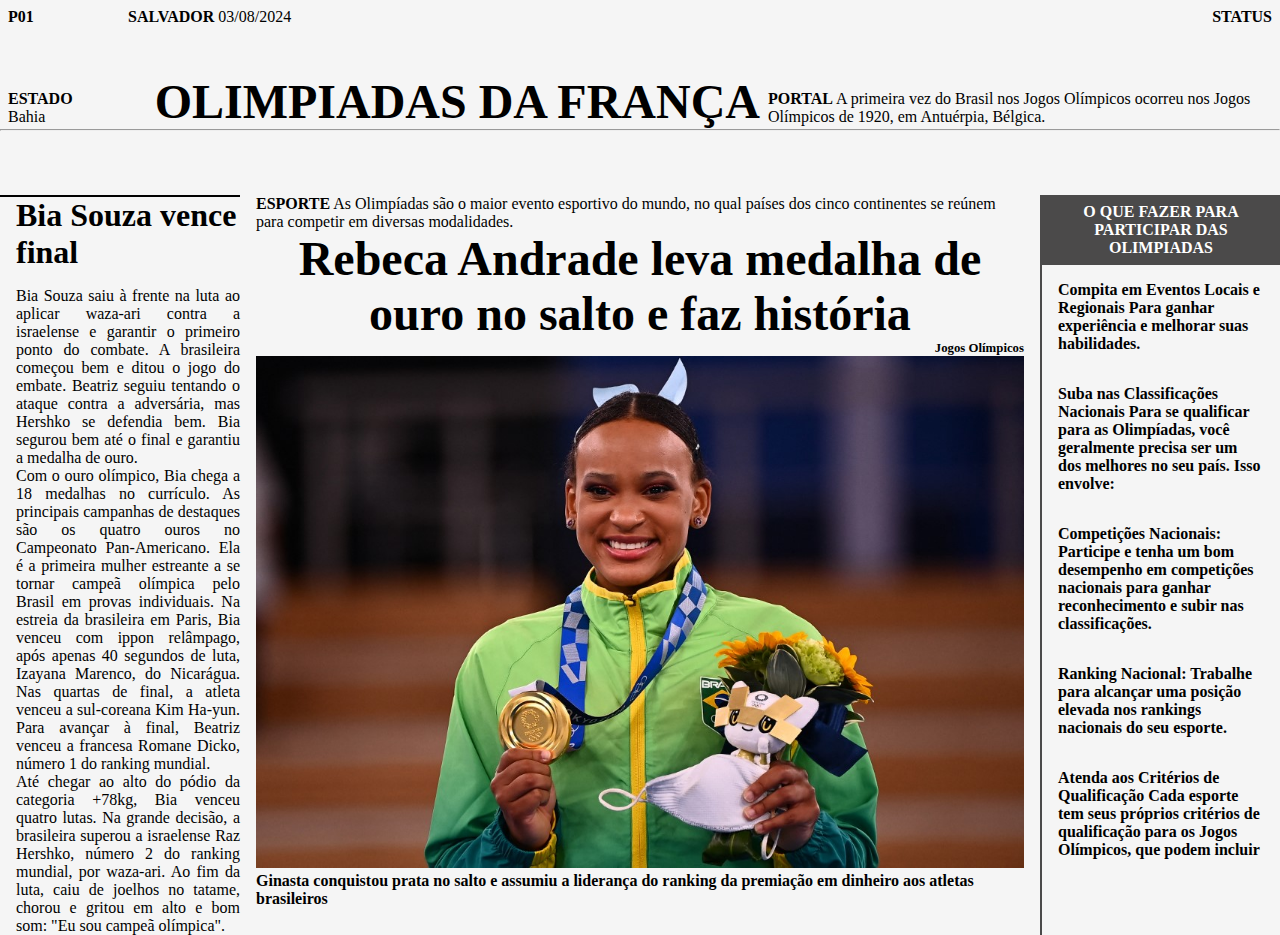
<file: one/index.html>
<!DOCTYPE html>
<html lang="en">
<head>
    <meta charset="UTF-8">
    <link rel="stylesheet" href="./css/style.css">
    <meta name="viewport" content="width=device-width, initial-scale=1.0">
    <title>Jonal do Bem</title>
</head>
<body>
    <header class="header">
        <div class="header-one"><strong>P01</strong></div>
        <div class="header-two"><strong>SALVADOR</strong> <span>03/08/2024</span></div>
        <div class="header-three"><strong>STATUS</strong></div>
        <div class="header-four">
            <p>
                <strong>ESTADO</strong>
            </p>
            <p>
                Bahia
            </p>
        </div>
        <div class="header-five"><h1>OLIMPIADAS DA FRANÇA</h1></div>
        <div class="header-six">
            <p>
                <strong>PORTAL</strong>
                A primeira vez do Brasil nos Jogos Olímpicos ocorreu nos Jogos Olímpicos de 1920, em Antuérpia, Bélgica.
            </p>
        </div>
    </header>
    <hr>

    <div class="container">
        <article class="article-one">
            <hr>
            <h2>Bia Souza vence final</h2>
            <p>
                Bia Souza saiu à frente na luta ao aplicar waza-ari contra a israelense e garantir o primeiro ponto do combate. A brasileira começou bem e ditou o jogo do embate. Beatriz seguiu tentando o ataque contra a adversária, mas Hershko se defendia bem. Bia segurou bem até o final e garantiu a medalha de ouro.
                
            </p>
            <p>
                Com o ouro olímpico, Bia chega a 18 medalhas no currículo. As principais campanhas de destaques são os quatro ouros no Campeonato Pan-Americano. Ela é a primeira mulher estreante a se tornar campeã olímpica pelo Brasil em provas individuais.
                Na estreia da brasileira em Paris, Bia venceu com ippon relâmpago, após apenas 40 segundos de luta, Izayana Marenco, do Nicarágua. Nas quartas de final, a atleta venceu a sul-coreana Kim Ha-yun. Para avançar à final, Beatriz venceu a francesa Romane Dicko, número 1 do ranking mundial.
            </p>
            <p>
                Até chegar ao alto do pódio da categoria +78kg, Bia venceu quatro lutas. Na grande decisão, a brasileira superou a israelense Raz Hershko, número 2 do ranking mundial, por waza-ari. Ao fim da luta, caiu de joelhos no tatame, chorou e gritou em alto e bom som: "Eu sou campeã olímpica".
            </p>
            
        </article>

        <article class="article-two">
            <div>
                <p>
                    <strong>ESPORTE</strong>
                    As Olimpíadas são o maior evento esportivo do mundo, no qual países dos cinco continentes se reúnem para competir em diversas modalidades.
                </p>
                <h2>Rebeca Andrade leva medalha de ouro no salto e faz história</h2>
                <div class="article-two-img">
                    <p><strong>Jogos Olímpicos</strong></p>
                    <figure>
                        <img class="img-rebeca" src="./img/rebeca.jpg" alt="">
                            <figcaption>
                                <strong>
                                    Ginasta conquistou prata no salto e assumiu a liderança do ranking da premiação em dinheiro aos atletas brasileiros
                                </strong>
                        </figcaption>
                    </figure>
                    
                </div>
            </div>
            
        </article>
        <article class="article-three">
            <h3>O QUE FAZER PARA PARTICIPAR DAS OLIMPIADAS</h3>
            <P>
                Compita em Eventos Locais e Regionais Para ganhar experiência e melhorar suas habilidades.
            </P>
            <p>
                Suba nas Classificações Nacionais
                Para se qualificar para as Olimpíadas, você geralmente precisa ser um dos melhores no seu país. Isso envolve:
            </p>
            <p>
                Competições Nacionais: Participe e tenha um bom desempenho em competições nacionais para ganhar reconhecimento e subir nas classificações.
            </p>
            <p>
                Ranking Nacional: Trabalhe para alcançar uma posição elevada nos rankings nacionais do seu esporte.
            </p>
            <p>
                Atenda aos Critérios de Qualificação
                Cada esporte tem seus próprios critérios de qualificação para os Jogos Olímpicos, que podem incluir
            </p>
        </article>
    </div>



</body>
</html>
</file>
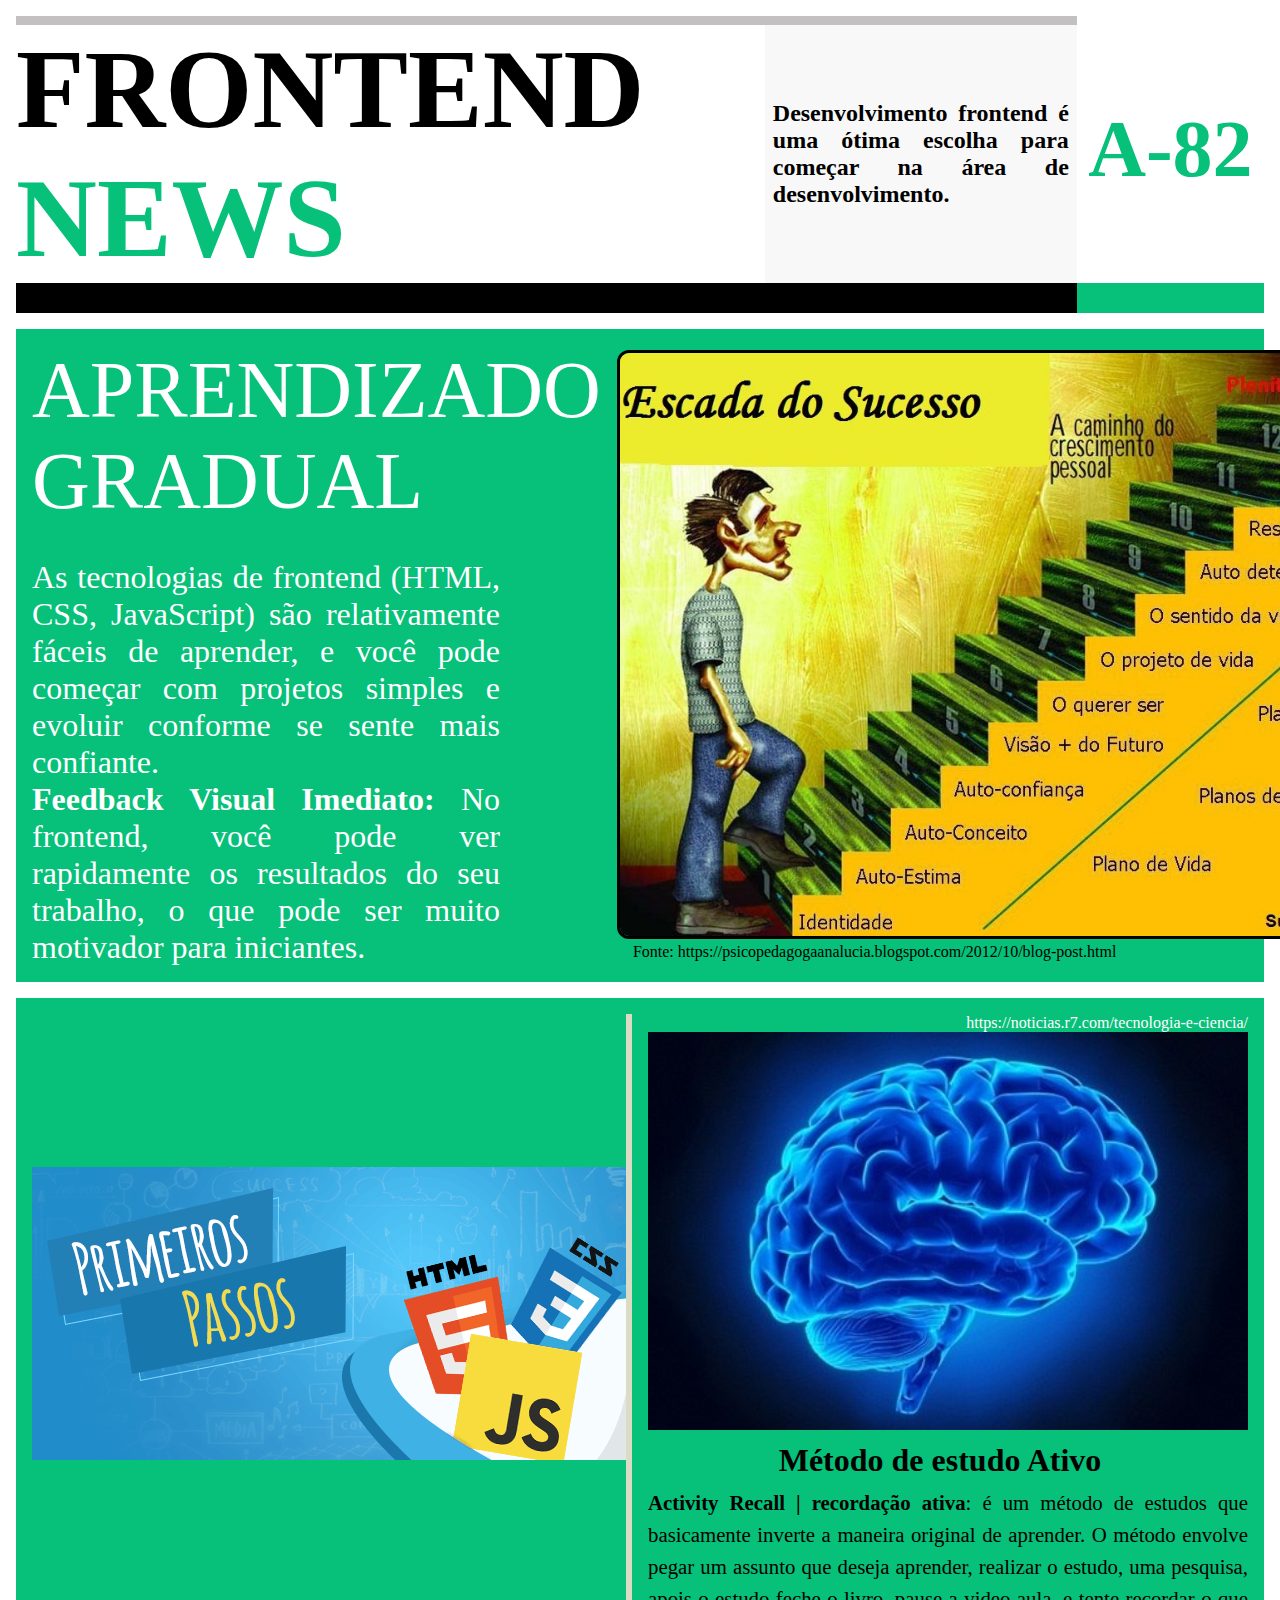
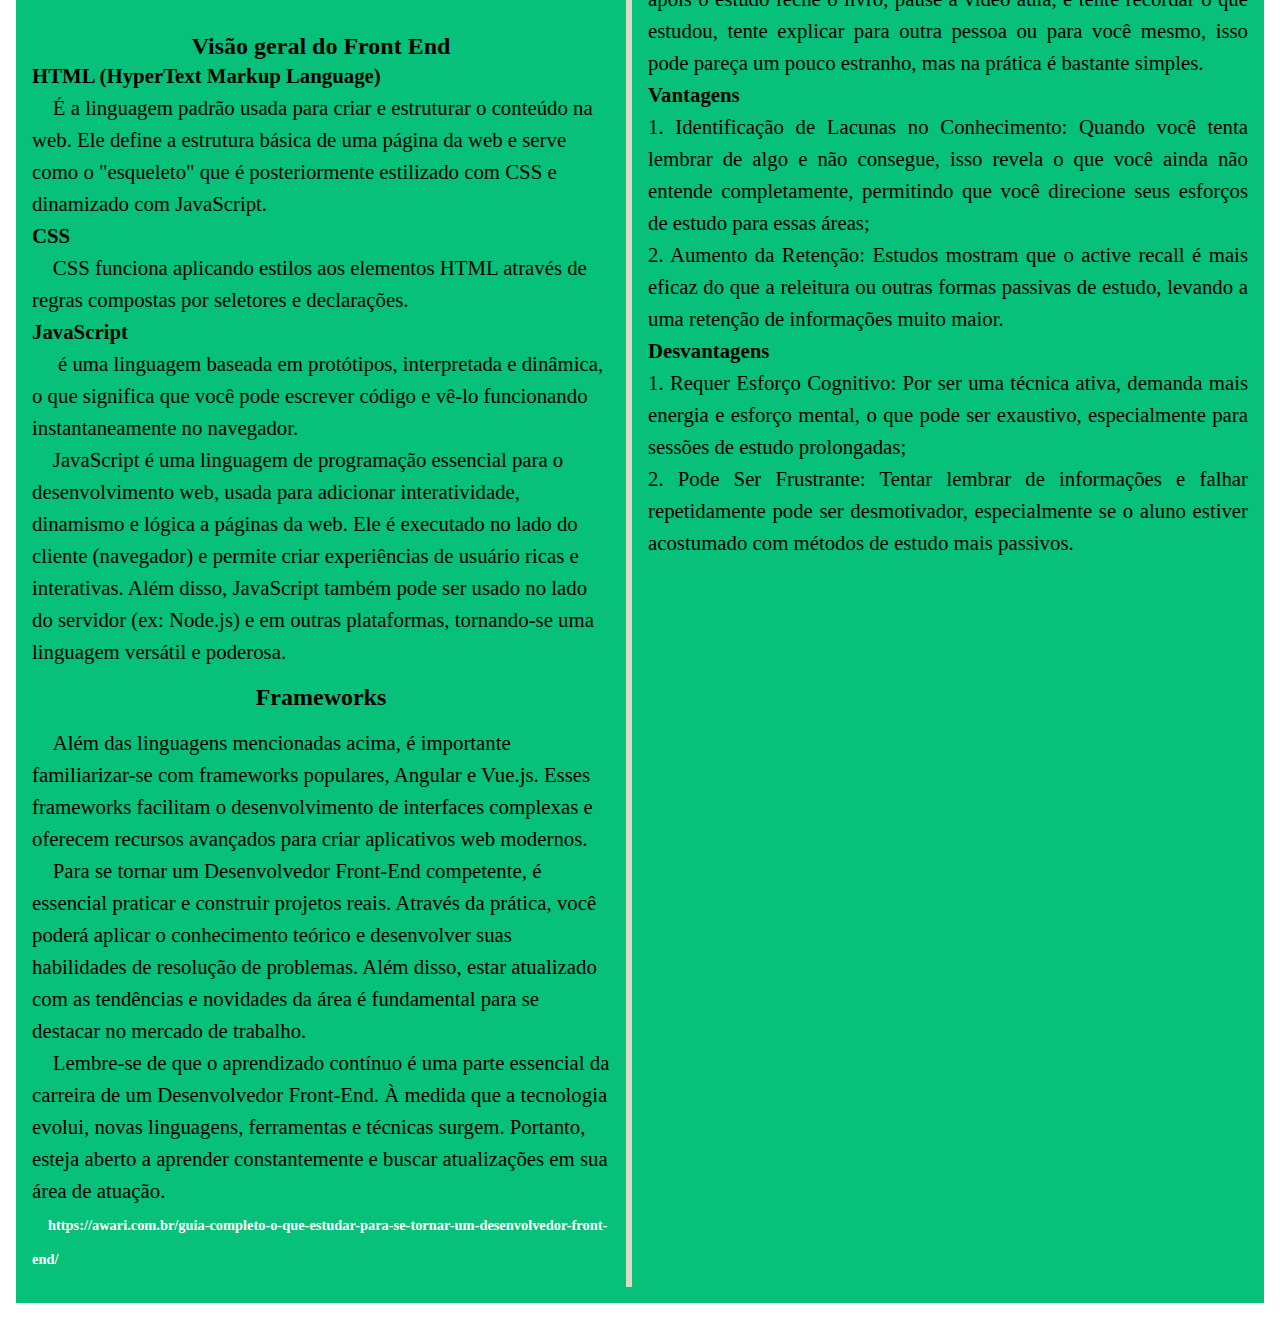
<file: three/index.html>
<!DOCTYPE html>
<html lang="en">

<head>
    <meta charset="UTF-8">
    <meta name="viewport" content="width=device-width, initial-scale=1.0">
    <link rel="stylesheet" href="./css/styles.css">
    <title>ACTIVE-82</title>
</head>

<body>
    <header class="header">
        <div class="divOne">
            <p>FRONTEND <span>NEWS</span></p>

        </div>
        <div class="divTwo">
            <p>
                Desenvolvimento frontend é uma ótima escolha para começar na área de desenvolvimento.
            </p>
        </div>
        <div class="divThree">
            <p>A-82</p>
        </div>
    </header>

    <section>
        <div class="sectionDivOne">
            <p>APRENDIZADO</p>
            <p>GRADUAL</p>
        </div>
        <div class="sectionDivTwo">
            <figure>
                <img src="./img/escada_do_sucesso.jpg" alt="">
                <figcaption>
                    Fonte: https://psicopedagogaanalucia.blogspot.com/2012/10/blog-post.html

                </figcaption>
            </figure>
        </div>
        <div class="sectionDivThree">
            <p>
                As tecnologias de frontend (HTML, CSS, JavaScript) são relativamente fáceis de aprender, e você pode
                começar com projetos simples e evoluir conforme se sente mais confiante.
            </p>
            <P>
                <strong>Feedback Visual Imediato:</strong> No frontend, você pode ver rapidamente os resultados do seu
                trabalho, o que pode ser muito motivador para iniciantes.
            </P>
        </div>
    </section>

    <article class="sectionNews">
        <div class="sectionNews-1">
            <div>
                <img src="./img/primeiros-passos.png" alt="">
            </div>
            <div>
                <h1>Desenvolvimento frontend é uma ótima escolha para começar na área de desenvolvimento.</h1>
            </div>
        </div>

        <div class="sectionNews-2">
            <figure>
                <figcaption>
                    https://noticias.r7.com/tecnologia-e-ciencia/
                </figcaption>
                <img src="./img/activity-recall.jpg" alt="">
            </figure>
            <div>
                <p>
                    <h2>Método de estudo Ativo</h2>
                </p>
                <p>
                    <strong>Activity Recall | recordação ativa</strong>: é um método de estudos que basicamente inverte a maneira original de aprender. O método envolve pegar um assunto que deseja aprender, realizar o estudo, uma pesquisa, apois o estudo feche o livro, pause a video aula, e tente recordar o que estudou, tente explicar para outra pessoa ou para você mesmo, isso pode pareça um pouco estranho, mas na prática é bastante simples.
                </p>
                <p>
                    
                <p>
                    <strong>Vantagens</strong>
                </p>
                <p>1. Identificação de Lacunas no Conhecimento: Quando você tenta lembrar de algo e não consegue, isso revela o que você ainda não entende completamente, permitindo que você direcione seus esforços de estudo para essas áreas;</p>
                <p>2. Aumento da Retenção: Estudos mostram que o active recall é mais eficaz do que a releitura ou outras formas passivas de estudo, levando a uma retenção de informações muito maior.</p>
                <p><strong>Desvantagens</strong></p>
                <p>1. Requer Esforço Cognitivo: Por ser uma técnica ativa, demanda mais energia e esforço mental, o que pode ser exaustivo, especialmente para sessões de estudo prolongadas;</p>
                <p>2. Pode Ser Frustrante: Tentar lembrar de informações e falhar repetidamente pode ser desmotivador, especialmente se o aluno estiver acostumado com métodos de estudo mais passivos.</p>
            </div>
        </div>

        <div class="sectionNews-3">
            <h2>Visão geral do Front End</h2>
            <p>
                <strong>HTML (HyperText Markup Language)</strong>
            </p>
            <p>
                &emsp;É a linguagem padrão usada para criar e estruturar o conteúdo na web. Ele define a estrutura
                básica de uma página da web e serve como o "esqueleto" que é posteriormente estilizado com CSS e
                dinamizado com JavaScript.
            </p>
            <p>
                <strong>CSS</strong>
            </p>
            <p>
                &emsp;CSS funciona aplicando estilos aos elementos HTML através de regras compostas por seletores e
                declarações.
            </p>
            <p>
                <strong>JavaScript</strong>
            </p>
            <p>
                &emsp; é uma linguagem baseada em protótipos, interpretada e dinâmica, o que significa que você pode
                escrever código e vê-lo funcionando instantaneamente no navegador.
            </p>
            <p>
                &emsp;JavaScript é uma linguagem de programação essencial para o desenvolvimento web, usada para
                adicionar interatividade, dinamismo e lógica a páginas da web. Ele é executado no lado do cliente
                (navegador) e permite criar experiências de usuário ricas e interativas. Além disso, JavaScript também
                pode ser usado no lado do servidor (ex: Node.js) e em outras plataformas, tornando-se uma linguagem
                versátil e poderosa.
            </p>
        </div>
        <div class="sectionNews-4">
            <h2>Frameworks</h2>
            <p>
                &emsp;Além das linguagens mencionadas acima, é importante familiarizar-se com frameworks populares,
                Angular e Vue.js. Esses frameworks facilitam o desenvolvimento de interfaces complexas e oferecem
                recursos avançados para criar aplicativos web modernos.
            </p>
            <p>
                &emsp;Para se tornar um Desenvolvedor Front-End competente, é essencial praticar e construir projetos
                reais. Através da prática, você poderá aplicar o conhecimento teórico e desenvolver suas habilidades de
                resolução de problemas. Além disso, estar atualizado com as tendências e novidades da área é fundamental
                para se destacar no mercado de trabalho.
            </p>
            <p>
                &emsp;Lembre-se de que o aprendizado contínuo é uma parte essencial da carreira de um Desenvolvedor
                Front-End. À medida que a tecnologia evolui, novas linguagens, ferramentas e técnicas surgem. Portanto,
                esteja aberto a aprender constantemente e buscar atualizações em sua área de atuação.
            </p>
            <p>
                <strong>
                    <span>https://awari.com.br/guia-completo-o-que-estudar-para-se-tornar-um-desenvolvedor-front-end/</span>
                </strong>
            </p>
        </div>
    </article>
</body>

</html>
</file>
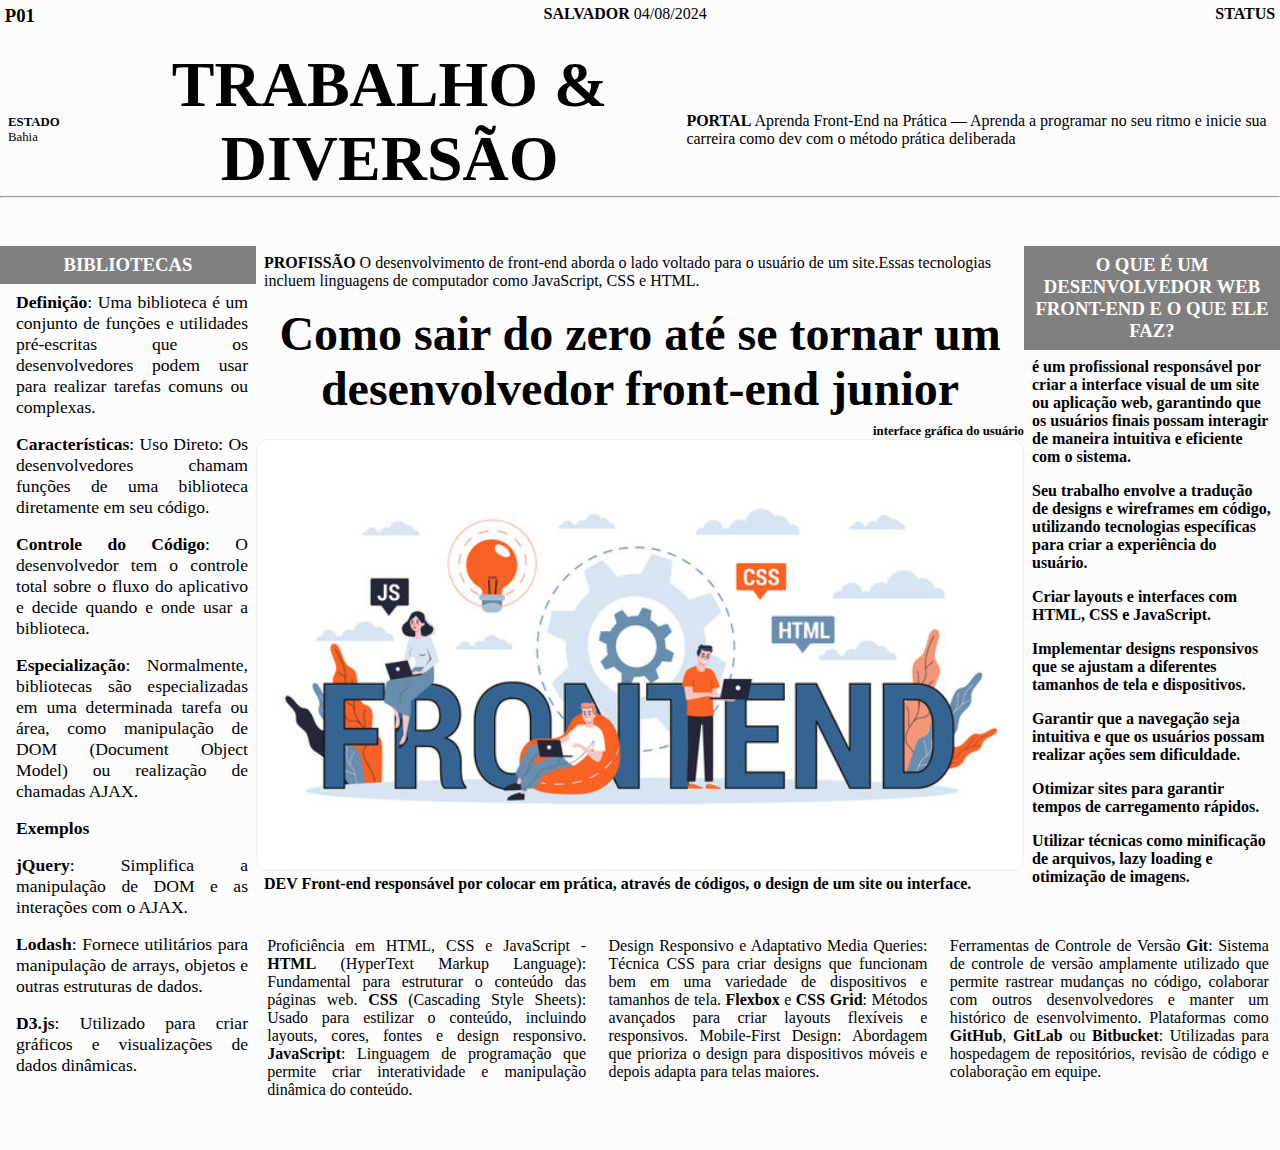
<file: two/index.html>
<!DOCTYPE html>
<html lang="pt-BR">

<head>
    <meta charset="UTF-8">
    <link rel="stylesheet" href="./css/style.css">
    <meta name="viewport" content="width=device-width, initial-scale=1.0">
    <title>Jonal do Bem</title>
</head>

<body>
    
    <div class="container">
        <article class="article-header">
            <div class="article-header-00">
                <div class="article-header-one">
                    <h3>P01</h3>
                </div>
                <div class="article-header-two">
                    <p><strong>SALVADOR</strong> 04/08/2024</p>
                </div>
                <div class="article-header-three">
                    <P><strong>STATUS</strong></P>
                </div>
            </div>
        </article>
        <article class="article-00">
            <div class="article-00-sub">
                <div class="article-00-one">
                    <p><strong>ESTADO</strong></p>
                    <P>Bahia</P>
                </div>
                <div class="article-00-two">
                    <h1>TRABALHO & DIVERSÃO</h1>
                </div>
                <div class="article-00-three">
                    <P><strong>PORTAL</strong> Aprenda Front-End na Prática — Aprenda a programar no seu ritmo e inicie sua carreira como dev com o método prática deliberada</P>
                </div>
            </div>
            <hr>
        </article>
        <article class="article-01">
            <h3>BIBLIOTECAS</h3>
            <div class="frame-biblio">
                <p>
                    <strong>Definição</strong>: Uma biblioteca é um conjunto de funções e utilidades pré-escritas que os desenvolvedores podem usar para realizar tarefas comuns ou complexas.
                </p>
                <p>
                    <strong>Características</strong>: Uso Direto: Os desenvolvedores chamam funções de uma biblioteca diretamente em seu código. 
                </p>
                <p>
                    <strong>Controle do Código</strong>: O desenvolvedor tem o controle total sobre o fluxo do aplicativo e decide quando e onde usar a biblioteca.
                </p>
                <p>
                    <strong>Especialização</strong>: Normalmente, bibliotecas são especializadas em uma determinada tarefa ou área, como manipulação de DOM (Document Object Model) ou realização de chamadas AJAX.
                </p>
                <p><strong>Exemplos</strong></p>
                <ul>
                    <li><strong>jQuery</strong>: Simplifica a manipulação de DOM e as interações com o AJAX.</li>
                    <li><strong>Lodash</strong>: Fornece utilitários para manipulação de arrays, objetos e outras estruturas de dados.</li>
                    <li><strong>D3.js</strong>: Utilizado para criar gráficos e visualizações de dados dinâmicas.</li>
                </ul>
            </div>
        </article>
        <article class="article-02">
            <p>
                <strong>PROFISSÃO</strong>
                O desenvolvimento de front-end aborda o lado voltado para o usuário de um site.Essas tecnologias incluem
                linguagens de computador como JavaScript, CSS e HTML.
            </p>
            <h3>Como sair do zero até se tornar um desenvolvedor front-end junior</h3>
                <div class="article-02-img">
                    <p><strong>interface gráfica do usuário</strong></p>
                    <figure>
                        <img src="./img/frontEnd.jpg" alt="frontEnd">
                        <figcaption>
                            <strong>
                                DEV Front-end responsável por colocar em prática, através de códigos, o design de um site ou interface.
                            </strong>
                        </figcaption>
                    </figure>
                </div>
                <article class="article-05">
                    <div class="one">
                        <p>
                            Proficiência em HTML, CSS e JavaScript - <strong>HTML</strong> (HyperText Markup Language): Fundamental para estruturar o conteúdo das páginas web. <strong>CSS</strong> (Cascading Style Sheets): Usado para estilizar o conteúdo, incluindo layouts, cores, fontes e design responsivo.
                            <strong>JavaScript</strong>: Linguagem de programação que permite criar interatividade e manipulação dinâmica do conteúdo.
                        </p>
                    </div>
                    <div class="two">
                        <p>
                            Design Responsivo e Adaptativo Media Queries: Técnica CSS para criar designs que funcionam bem em uma variedade de dispositivos e tamanhos de tela.
                            <strong>Flexbox</strong> e <strong>CSS Grid</strong>: Métodos avançados para criar layouts flexíveis e responsivos. Mobile-First Design: Abordagem que prioriza o design para dispositivos móveis e depois adapta para telas maiores.
                        </p>
                    </div>
                    <div class="three">
                        <p>
                            Ferramentas de Controle de Versão <strong>Git</strong>: Sistema de controle de versão amplamente utilizado que permite rastrear mudanças no código, colaborar com outros desenvolvedores e manter um histórico de esenvolvimento.
                            Plataformas como <strong>GitHub</strong>, <strong>GitLab</strong> ou <strong>Bitbucket</strong>: Utilizadas para hospedagem de repositórios, revisão de código e colaboração em equipe.
                        </p>
                    </div>
                </article>
        </article>
        <article class="article-03">
            <h3>O QUE É UM DESENVOLVEDOR WEB FRONT-END E O QUE ELE FAZ?</h3>
            <p>
                é um profissional responsável por criar a interface visual de um site ou aplicação web, garantindo que os usuários finais possam interagir de maneira intuitiva e eficiente com o sistema. 
            </p>
            <p>
                Seu trabalho envolve a tradução de designs e wireframes em código, utilizando tecnologias específicas para criar a experiência do usuário.
            </p>
            <p>
                Criar layouts e interfaces com HTML, CSS e JavaScript.
            </p>
            <p>
                Implementar designs responsivos que se ajustam a diferentes tamanhos de tela e dispositivos.
            </p>
            <p>
                Garantir que a navegação seja intuitiva e que os usuários possam realizar ações sem dificuldade.
            </p>
            <p>
                Otimizar sites para garantir tempos de carregamento rápidos.
            </p>
            <p>
                Utilizar técnicas como minificação de arquivos, lazy loading e otimização de imagens.
            </p>
        </article>
    </div>

</body>

</html>
</file>
<file: one/css/style.css>
@import './global.css';
@import './header.css';
@import './article.css';
</file>
<file: three/css/styles.css>
@import './header.css';
@import './Section.css';
@import './article.css';

* {
    margin: 0;
    padding: 0;
    box-sizing: border-box;
}
</file>
<file: two/css/style.css>
@import './global.css';

@import './header.css';

@import './article.css';
</file>
